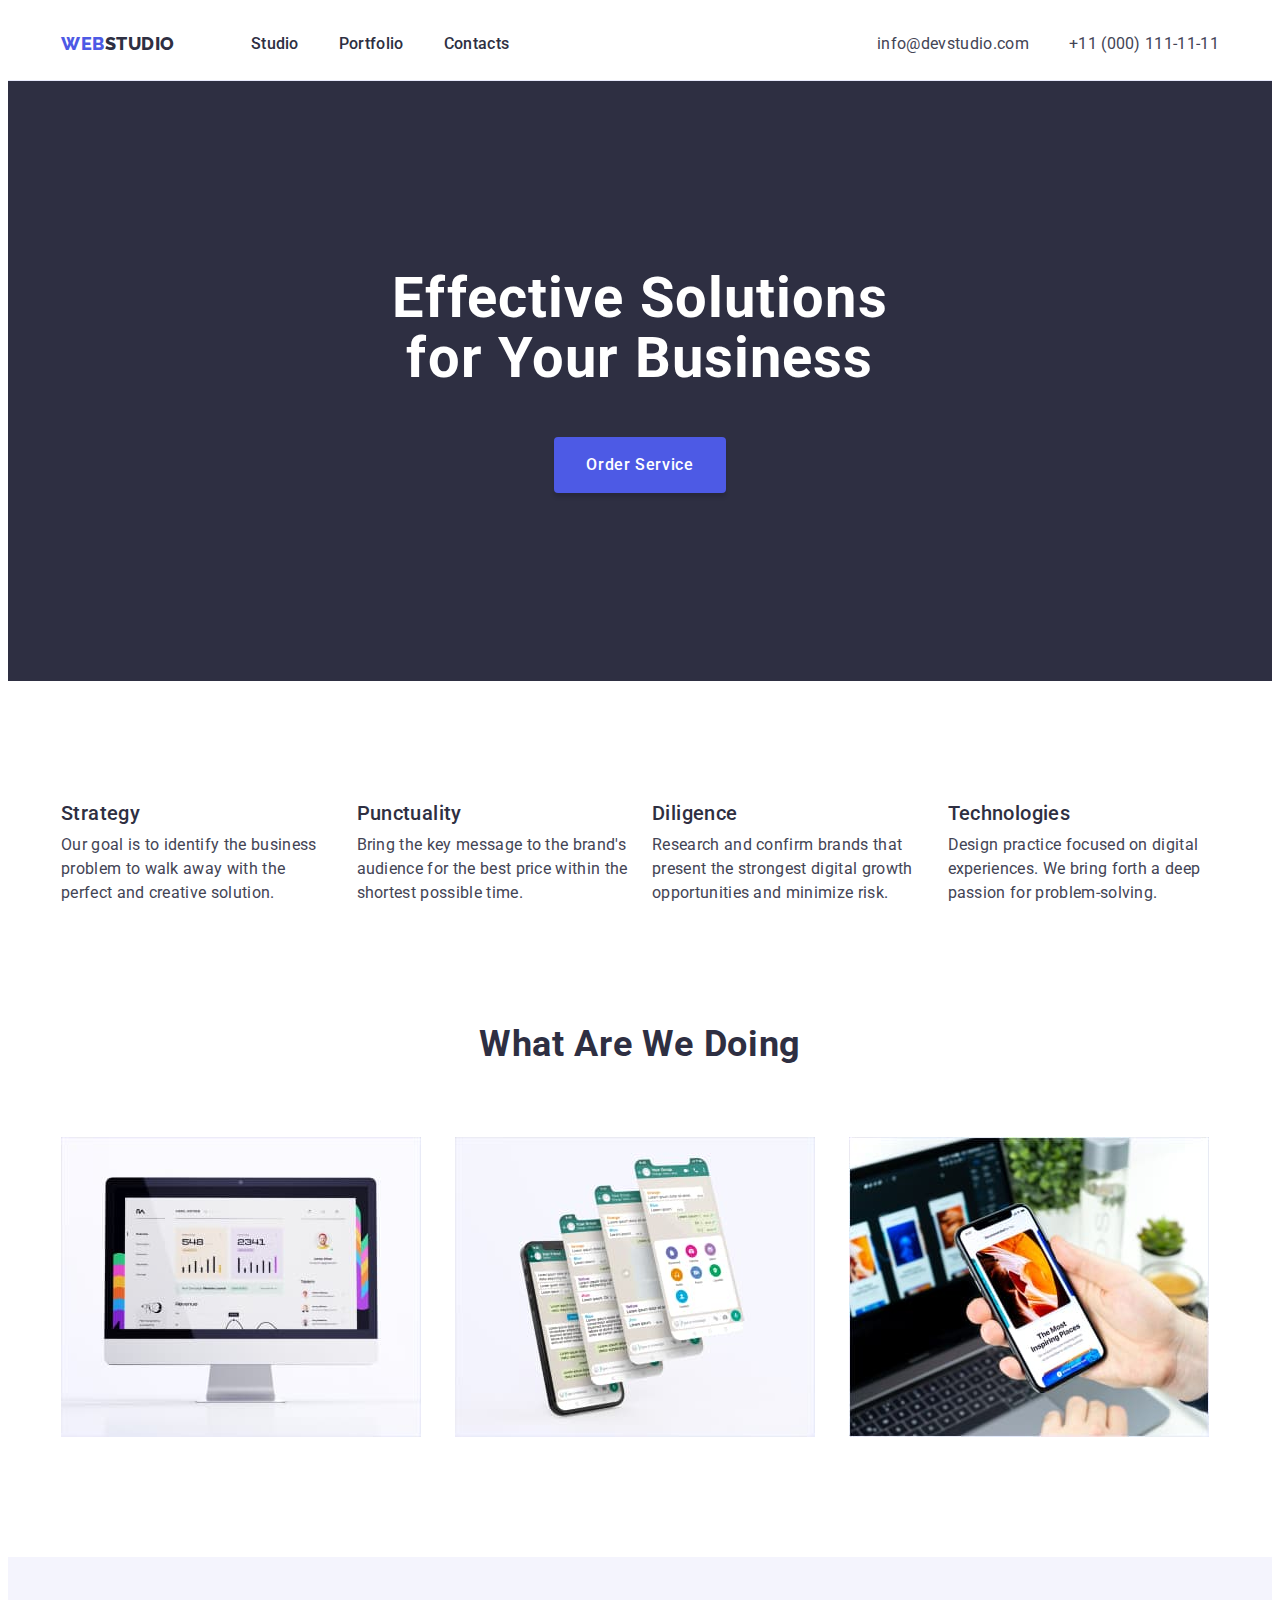
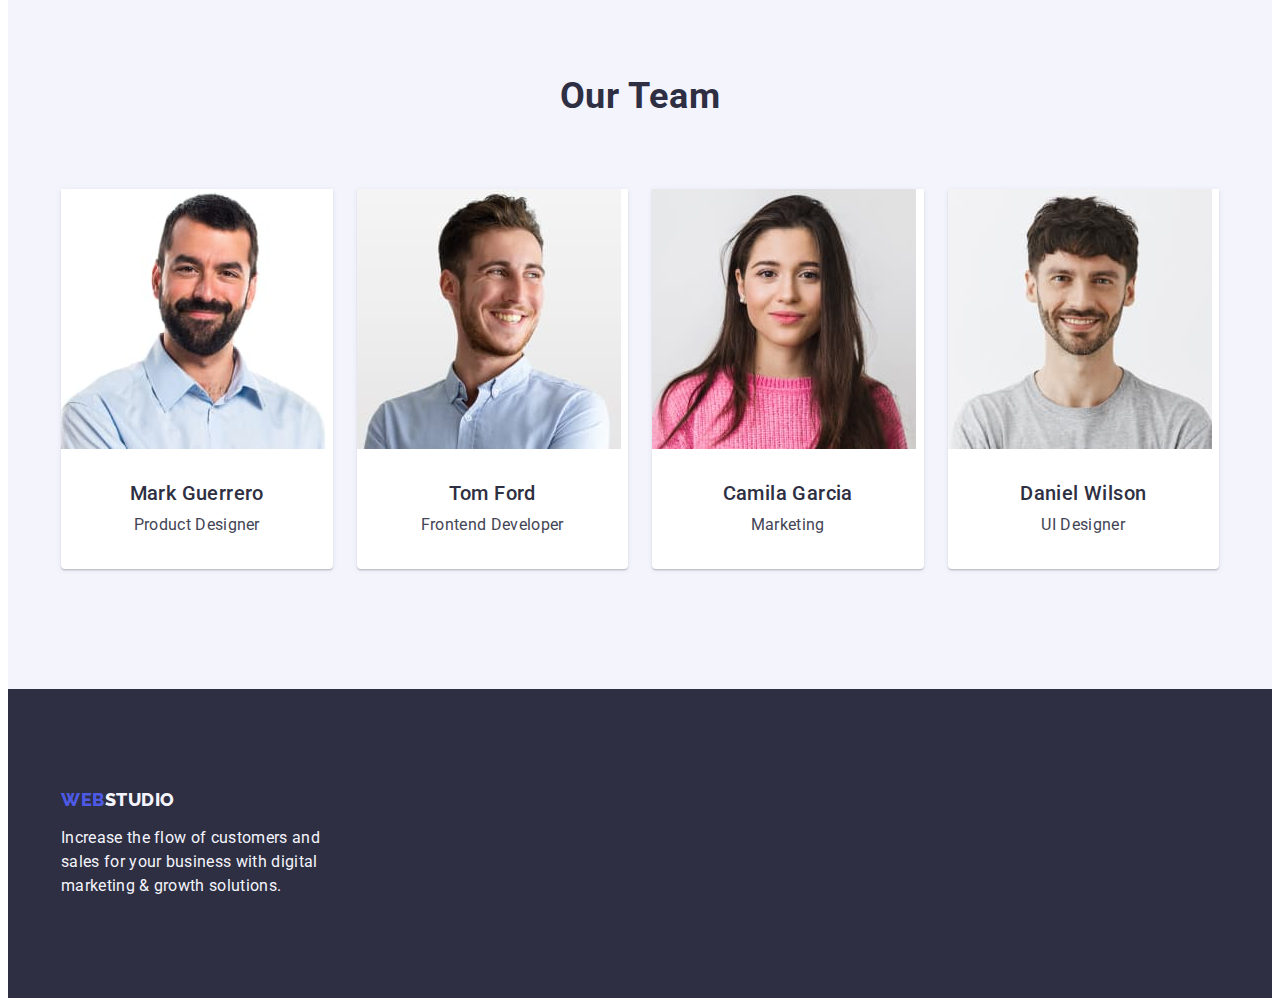
<file: index.html>
<!DOCTYPE html>
<html lang="en">
<head>
    <meta charset="UTF-8">
    <meta http-equiv="X-UA-Compatible" content="IE=edge">
    <meta name="viewport" content="width=device-width, initial-scale=1.0">
    <link rel="preconnect" href="https://fonts.googleapis.com">
    <link rel="preconnect" href="https://fonts.gstatic.com" crossorigin>
    <link rel="preconnect" href="https://fonts.googleapis.com">
    <link rel="preconnect" href="https://fonts.gstatic.com" crossorigin>
    <link rel="preconnect" href="https://fonts.googleapis.com">
    <link rel="preconnect" href="https://fonts.gstatic.com" crossorigin>
    <link href="https://fonts.googleapis.com/css2?family=Raleway:wght@800&family=Roboto:wght@400;500;700&display=swap"
        rel="stylesheet">
    <title>WebStudio</title>
    <link rel="stylesheet" href="https://cdnjs.cloudflare.com/ajax/libs/modern-normalize/2.0.0/modern-normalize.min.css"
        integrity="sha512-4xo8blKMVCiXpTaLzQSLSw3KFOVPWhm/TRtuPVc4WG6kUgjH6J03IBuG7JZPkcWMxJ5huwaBpOpnwYElP/m6wg=="
        crossorigin="anonymous" referrerpolicy="no-referrer" />
    <link rel="stylesheet" href="./css/style.css">
</head>
<body>
    <header class="header">
    <div class="container header-container">
    <nav class="header-nav">
        <a class="header-logo link" href="./index.html">Web<span class="studio-color">Studio</span></a>

        <ul class="nav list">
            <li><a class="nav link" href="./index.html">Studio</a></li>
            <li><a class="nav link" href="./portfolio.html">Portfolio</a></li>
            <li><a class="nav link" href="">Contacts</a></li>
        </ul>
    </nav>
      <address class="header-contacts">
        <ul class="list">
          <li><a class="contacts link" href="mailto:info@devstudio.com">info@devstudio.com</a></li>
          <li><a class="contacts link" href="tel:+110001111111">+11 (000) 111-11-11</a></li>
        </ul>
      </address>
    </div>
    </header>

    <main>
        <section class="hero-section">
            <div class="container">
            <h1 class="hero-title">Effective Solutions
            for Your Business</h1>
            <button class="hero-button" type="button">Order Service</button>
            </div>
        </section>

        <section class="benefits-section">
        <div class="container">
            <h2 class="visually-hidden">Benefits</h2>
           <ul class="list">
            <li class="benefits-list-item">
                <h3 class="benefits-item-title">Strategy</h3>
                <p class="benefits-item-text">Our goal is to identify the business
                problem to walk away with the perfect and creative solution.
                </p>
            </li>
            <li class="benefits-list-item">
                <h3 class="benefits-item-title">Punctuality</h3>
                <p class="benefits-item-text">Bring the key message to the brand's audience 
                for the best price within the shortest possible time.
                </p>
            </li>
            <li class="benefits-list-item">
                <h3 class="benefits-item-title">Diligence</h3>
                <p class="benefits-item-text">Research and confirm brands that present 
                the strongest digital growth opportunities and minimize risk.
                </p>
            </li>
            <li class="benefits-list-item">
                <h3 class="benefits-item-title">Technologies</h3>
                <p class="benefits-item-text">Design practice focused on digital experiences. 
                We bring forth a deep passion for problem-solving.
                </p>
            </li>
           </ul>
        </div>
        </section>

        <section class="doing-section">
        <div class="container">
            <h2 class="doing-title">What are we doing</h2>
            <ul class="list">
                <li class="doing-list-item"><img src="./images/macpic.jpg" alt="Desktop Computer image" width="360" height="300"></li>
                <li class="doing-list-item"><img src="./images/mobapppic.jpg" alt="Mobile App image" width="360" height="300"></li>
                <li class="doing-list-item"><img src="./images/lapmobpic.jpg" alt="Laptop and phone image" width="360" height="300"></li>
            </ul>
        </div>
        </section>

        <section class="team-section">
        <div class="container">
            <h2 class="team-title">Our Team</h2>
          <ul class="list">
            <li class="team-list-item">
                <img src="./images/mark_guerrero.jpg" alt="Mark Guerrero" width="264" height="260">
                <div class="name-position">
                <h3 class="team-item-title">Mark Guerrero</h3>
                <p class="team-item-text">Product Designer</p>
                </div>
            </li>
            <li class="team-list-item">
                <img src="./images/tom_ford.jpg" alt="Tom Ford" width="264" height="260">
                <div class="name-position">
                <h3 class="team-item-title">Tom Ford</h3>
                <p class="team-item-text">Frontend Developer</p>
                </div>
            </li>
            <li class="team-list-item">
                <img src="./images/camila_garcia.jpg" alt="Camila Garcia" width="264" height="260">
                <div class="name-position">
                <h3 class="team-item-title">Camila Garcia</h3>
                <p class="team-item-text">Marketing</p>
                </div>
            </li>
            <li class="team-list-item">
                <img src="./images/daniel_wilson.jpg" alt="Daniel Wilson" width="264" height="260">
                <div class="name-position">
                <h3 class="team-item-title">Daniel Wilson</h3>
                <p class="team-item-text">UI Designer</p>
                </div>
            </li>
          </ul>
        </div>
        </section>
    </main>

    <footer class="footer">
    <div class="container">
        <a class="footer-logo link" href="./index.html">Web<span class="studio-footer">Studio</span></a>
        <p class="footer-text">Increase the flow of customers and
            sales for your business with digital
            marketing & growth solutions.
        </p>
    </div>
    </footer>
    
</body>
</html>
</file>
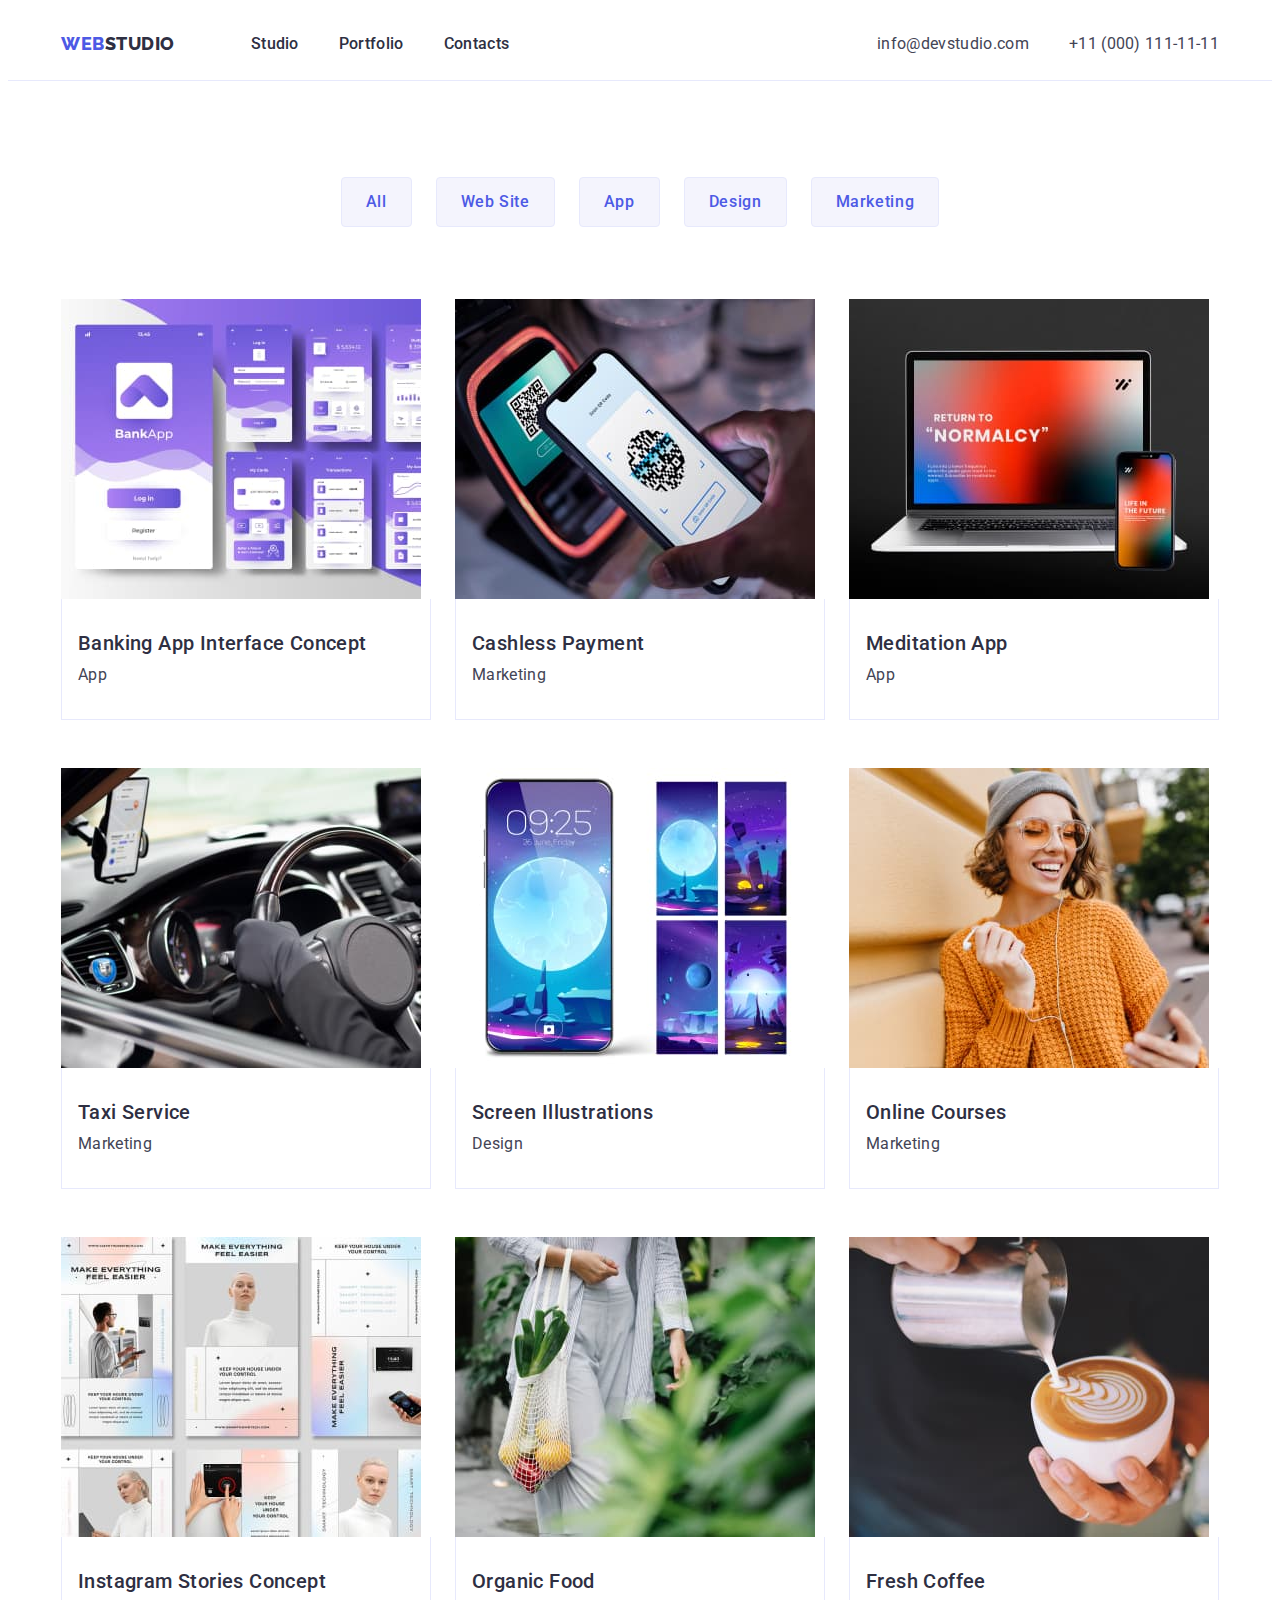
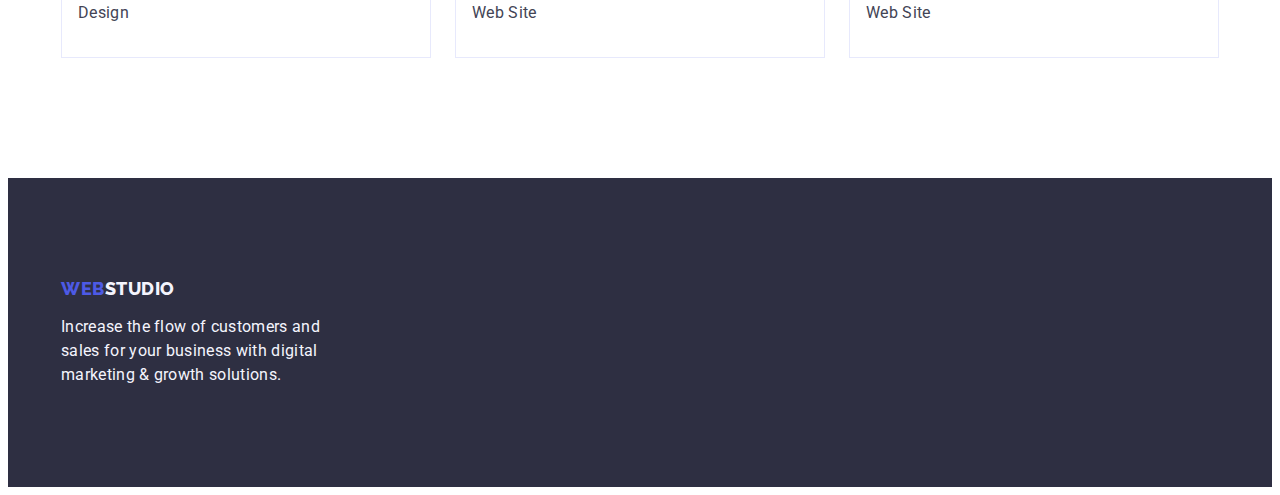
<file: portfolio.html>
<!DOCTYPE html>
<html lang="en">
<head>
    <meta charset="UTF-8">
    <meta http-equiv="X-UA-Compatible" content="IE=edge">
    <meta name="viewport" content="width=device-width, initial-scale=1.0">
    <link rel="preconnect" href="https://fonts.googleapis.com">
    <link rel="preconnect" href="https://fonts.gstatic.com" crossorigin>
    <link rel="preconnect" href="https://fonts.googleapis.com">
    <link rel="preconnect" href="https://fonts.gstatic.com" crossorigin>
    <link rel="preconnect" href="https://fonts.googleapis.com">
    <link rel="preconnect" href="https://fonts.gstatic.com" crossorigin>
    <link href="https://fonts.googleapis.com/css2?family=Raleway:wght@800&family=Roboto:wght@400;500;700&display=swap"
        rel="stylesheet">
    <title>Portfolio</title>
    <link rel="stylesheet" href="https://cdnjs.cloudflare.com/ajax/libs/modern-normalize/2.0.0/modern-normalize.min.css"
    integrity="sha512-4xo8blKMVCiXpTaLzQSLSw3KFOVPWhm/TRtuPVc4WG6kUgjH6J03IBuG7JZPkcWMxJ5huwaBpOpnwYElP/m6wg=="
    crossorigin="anonymous" referrerpolicy="no-referrer" />
    <link rel="stylesheet" href="./css/style.css">
</head>
<body>
    <header class="header">
    <div class="container header-container">
    <nav class="header-nav">
        <a class="header-logo link" href="./index.html">Web<span class="studio-color">Studio</span></a>

        <ul class="nav list">
            <li><a class="nav link" href="./index.html">Studio</a></li>
            <li><a class="nav link" href="./portfolio.html">Portfolio</a></li>
            <li><a class="nav link" href="">Contacts</a></li>
        </ul>
    </nav>
      <address class="header-contacts">
        <ul class="list">
          <li><a class="contacts link" href="mailto:info@devstudio.com">info@devstudio.com</a></li>
          <li><a class="contacts link" href="tel:+110001111111">+11 (000) 111-11-11</a></li>
        </ul>
      </address>
    </div>
    </header>

    <main>
        <!-- buttons nav menu -->
        <section class="portfolio-page">
        <div class="container">
        <h1 class="visually-hidden">Portfolio list</h1>
            <ul class="filter list">
                <li class="button-list-item"><button class="buttons-btn" type="button">All</button></li>
                <li class="button-list-item"><button class="buttons-btn" type="button">Web Site</button></li>
                <li class="button-list-item"><button class="buttons-btn" type="button">App</button></li>
                <li class="button-list-item"><button class="buttons-btn" type="button">Design</button></li>
                <li class="button-list-item"><button class="buttons-btn" type="button">Marketing</button></li>
            </ul>
        

        <!-- potfolio items  -->
            <ul class="portfolio list">
                <li class="portfolio-list-item">
                    <a class="portfolio-item link" href="">
                        <img src="./images/banking-app-interface-concept.jpg" alt="Banking App Interface Concept" width="360" height="300">
                        <div class="app-namecat">
                        <h2 class="portfolio-item-title">Banking App Interface Concept</h2>
                        <p class="portfolio-item-text">App</p>
                        </div>
                    </a>
                </li>
                <li class="portfolio-list-item">
                    <a class="portfolio-item link" href="">
                        <img src="./images/cashless-payment.jpg" alt="Cashless Payment" width="360" height="300">
                        <div class="app-namecat">
                        <h2 class="portfolio-item-title">Cashless Payment</h2>
                        <p class="portfolio-item-text">Marketing</p>
                        </div>
                    </a>
                </li>
                <li class="portfolio-list-item">
                    <a class="portfolio-item link" href="">
                        <img src="./images/meditation-app.jpg" alt="Meditation App" width="360" height="300">
                        <div class="app-namecat">
                        <h2 class="portfolio-item-title">Meditation App</h2>
                        <p class="portfolio-item-text">App</p>
                        </div>
                    </a>
                </li>
                <li class="portfolio-list-item">
                    <a class="portfolio-item link" href="">
                        <img src="./images/taxi-service.jpg" alt="Taxi Service" width="360" height="300">
                        <div class="app-namecat">
                        <h2 class="portfolio-item-title">Taxi Service</h2>
                        <p class="portfolio-item-text">Marketing</p>
                        </div>
                    </a>
                </li>
                <li class="portfolio-list-item">
                    <a class="portfolio-item link" href="">
                        <img src="./images/screen-illustrations.jpg" alt="Screen Illustrations" width="360" height="300">
                        <div class="app-namecat">
                        <h2 class="portfolio-item-title">Screen Illustrations</h2>
                        <p class="portfolio-item-text">Design</p>
                        </div>
                    </a>
                </li>
                <li class="portfolio-list-item">
                    <a class="portfolio-item link" href="">
                        <img src="./images/online-courses.jpg" alt="Online Courses" width="360" height="300">
                        <div class="app-namecat">
                        <h2 class="portfolio-item-title">Online Courses</h2>
                        <p class="portfolio-item-text">Marketing</p>
                        </div>
                    </a>
                </li>
                <li class="portfolio-list-item">
                    <a class="portfolio-item link" href="">
                        <img src="./images/instagram-stories-concept.jpg" alt="Instagram Stories Concept" width="360" height="300">
                        <div class="app-namecat">
                        <h2 class="portfolio-item-title">Instagram Stories Concept</h2>
                        <p class="portfolio-item-text">Design</p>
                        </div>
                    </a>
                </li>
                <li class="portfolio-list-item">
                    <a class="portfolio-item link" href="">
                        <img src="./images/organic-food.jpg" alt="Organic Food" width="360" height="300">
                        <div class="app-namecat">
                        <h2 class="portfolio-item-title">Organic Food</h2>
                        <p class="portfolio-item-text">Web Site</p>
                        </div>
                    </a>
                </li>
                <li class="portfolio-list-item">
                    <a class="portfolio-item link" href="">
                        <img src="./images/fresh-coffee.jpg" alt="Fresh Coffee" width="360" height="300">
                        <div class="app-namecat">
                        <h2 class="portfolio-item-title">Fresh Coffee</h2>
                        <p class="portfolio-item-text">Web Site</p>
                        </div>
                    </a>
                </li>
            </ul>
            </div>
        </section>
    
    </main>

    <footer class="footer">
    <div class="container">
        <a class="footer-logo link" href="./index.html">Web<span class="studio-footer">Studio</span></a>
        <p class="footer-text">Increase the flow of customers and
            sales for your business with digital
            marketing & growth solutions.
        </p>
    </div>
    </footer>
    
</body>
</html>
</file>
<file: css/style.css>
:root {
    --primary-navy-blue: #2E2F42;
    --primary-cloud-grey: #F4F4FD;
    --primary-white: #FFFFFF;
    --primary-blue: #4D5AE5;
    --primary-slate: #434455;
    --secondary-active-ocean: #404BBF;
    --secondary-active-green: #31D0AA;
}

body {
    font-family: 'Roboto', sans-serif;
    background-color: var(--primary-white);
    color: var(--primary-slate);
}

p, h1,h2,h3,h4,h5,h6 {
    margin-top: 0;
    margin-bottom: 0;
}

a {
    text-decoration: none;
}

ul {
    list-style-type: none;
    margin-top: 0;
    margin-bottom: 0;
    padding-left: 0;
}

img {
    display: block;
}

.container {
    width: 1158px;
    padding: 0 15px;
    margin: 0 auto;
}

.visually-hidden {
    position: absolute;
    width: 1px;
    height: 1px;
    margin: -1px;
    border: 0;
    padding: 0;
    white-space: nowrap;
    clip-path: inset(100%);
    clip: rect(0 0 0 0);
    overflow: hidden;
}

                                 /* Header */


.header {
    border-bottom: 1px solid #e7e9fc;
}

.header-container {
    display: flex;
    align-items: center;
}

.header .list {
    display: flex;
    gap: 40px;
    padding-top: 24px;
    padding-bottom: 24px;
}

.header .link {
    padding-top: 24px;
    padding-bottom: 24px;
}

.header-nav {
    display: flex;
    align-items: center;
    margin-right: auto;
}

.header-logo {
    font-family: 'Raleway', sans-serif;
    font-style: normal;
    font-weight: 800;
    font-size: 18px;
    line-height: 1.17;
    letter-spacing: 0.03em;
    text-transform: uppercase;
    color: var(--primary-blue);
    display: flex;
    align-items: center;
    padding: 0;
    margin-right: 76px;
}

.studio-color {
    color: var(--primary-navy-blue);
}

.link {
    text-decoration: none;
}


.header .list {
    font-family: 'Roboto', sans-serif;
    font-style: normal;
    font-weight: 500;
    font-size: 16px;
    line-height: 1.5;
    letter-spacing: 0.02em;
    color: var(--primary-navy-blue);
    list-style: none;
}

.nav .link {
    text-decoration: none;
    color: var(--primary-navy-blue);
}

.nav .link:hover,
.nav .link:focus {
    color: var(--secondary-active-ocean);
}

address {
font-style: normal;
}

.header-contacts .list {
    font-family: 'Roboto', sans-serif;
    font-style: normal;
    font-weight: 400;
    font-size: 16px;
    line-height: 1.5;
    letter-spacing: 0.02em;
    color: var(--primary-slate);
    list-style: none;
    font-style: normal;
}

.header-contacts .list {
    display: flex;
    max-width: 344px;
    gap: 40px;
    padding: 0;
    margin-left: auto;
}

/* .contacts-link {
    font-style: normal;
} */

.header-contacts .link {
    font-style: normal;
    text-decoration: none;
    color: var(--primary-slate);
}

.header-contacts .link:hover,
.header-contacts .link:focus {
    color: var(--secondary-active-ocean);
}


                                 /* Footer */

.footer {
    background-color: var(--primary-navy-blue);
    padding-top: 100px;
    padding-bottom: 100px;
}

.footer-logo {
        font-family: 'Raleway', sans-serif;
        font-style: normal;
        font-weight: 800;
        font-size: 18px;
        line-height: 1.17;
        letter-spacing: 0.03em;
        text-transform: uppercase;
        color: var(--primary-blue);
}

.studio-footer {
    color: var(--primary-cloud-grey);
}

.footer .link {
    text-decoration: none;
    display: inline-block;
    margin-bottom: 16px;
}

.footer-text {
    font-family: 'Roboto', sans-serif;
        font-style: normal;
        font-weight: 400;
        font-size: 16px;
        line-height: 1.5;
        letter-spacing: 0.02em;
        color: var(--primary-cloud-grey);
        max-width: 264px;
}

                                /* Index page styles */

/* Index page -  Hero Section*/

.hero-section{
    background-color: var(--primary-navy-blue);
    padding-top: 188px;
    padding-bottom: 188px;
    text-align: center;
    /* width: 100%;
    max-width: auto; */
    /* padding: 188px 472px 292px 472px; */
}

/* .hero-container {
    /* padding: 188px 472px 188px 472px;
    display: flex;
    flex-direction: column;
    align-items: center;
    justify-content: flex-start;
    max-width: auto;
    width: 100%; */
/* } */ 

.hero-title {
    font-family: 'Roboto', sans-serif;
    font-style: normal;
    font-weight: 700;
    font-size: 56px;
    line-height: 1.07;
    text-align: center;
    letter-spacing: 0.02em;
    color: var(--primary-white);
    max-width: 496px;
    margin: 0 auto;
    margin-bottom: 48px;
}

.hero-button {
    font-family: 'Roboto', sans-serif;
    font-style: normal;
    font-weight: 500;
    font-size: 16px;
    line-height: 1.5;
    letter-spacing: 0.04em;
    color: var(--primary-white);
    background-color: var(--primary-blue);
    cursor: pointer;
    padding: 16px 32px 16px 32px;
    gap: 10px;
    border: 0;
    box-shadow: 0px 4px 4px rgba(0, 0, 0, 0.15);
    border-radius: 4px;
    min-width: 169px;
    /* max-width: 169px;
    height: 56px; */
}

.hero-button:hover,
.hero-button:focus,
.hero-button:active {
    background-color: var(--secondary-active-ocean);
}

/* Index page -  Benefits Section*/

.benefits-section {
    padding-top: 120px;
    padding-bottom: 120px;
    
}

.benefits-section .list {
    list-style: none;
    display: flex;
    gap: 24px;
    justify-content: space-between;
}

.benefits-list-item {
    width: calc((100% - 72px) / 4);
}

.benefits-item-title {
    font-family: 'Roboto', sans-serif;
    font-style: normal;
    font-weight: 500;
    font-size: 20px;
    line-height: 1.2;
    letter-spacing: 0.02em;
    color: var(--primary-navy-blue);
    margin-bottom: 8px;
}

.benefits-item-text {
    font-family: 'Roboto', sans-serif;
    font-style: normal;
    font-weight: 400;
    font-size: 16px;
    line-height: 1.5;
    letter-spacing: 0.02em;
    color: var(--primary-slate);
}

/* Index page -  What are we doing Section*/

.doing-section {
    padding-bottom: 120px;
}

.doing-title {
    font-family: 'Roboto', sans-serif;
    font-style: normal;
    font-weight: 700;
    font-size: 36px;
    line-height: 1.11;
    text-align: center;
    letter-spacing: 0.02em;
    text-transform: capitalize;
    color: var(--primary-navy-blue);
    margin-bottom: 72px;
}

.doing-section .list {
    list-style: none;
    display: flex;
    gap: 24px;
}

.doing-list-item {
    width: calc((100% - 48px) / 3);
}

/* img? */

/* Index page -  Our team Section*/

.team-section {
    background-color: var(--primary-cloud-grey);
    padding-top: 120px;
    padding-bottom: 120px;
}

.team-title {
    font-family: 'Roboto', sans-serif;
    font-style: normal;
    font-weight: 700;
    font-size: 36px;
    line-height: 1.11;
    text-align: center;
    letter-spacing: 0.02em;
    text-transform: capitalize;
    color: var(--primary-navy-blue);
    margin-bottom: 72px;
}

.team-section .list {
    list-style: none;
    display: flex;
    gap: 24px;
}

.team-list-item{
    background-color: var(--primary-white);
    width: calc((100% - 72px) / 4);
    box-shadow: 0px 1px 6px rgba(46, 47, 66, 0.08), 0px 1px 1px rgba(46, 47, 66, 0.16), 0px 2px 1px rgba(46, 47, 66, 0.08);
    border-radius: 0px 0px 4px 4px;
}

.name-position {
    padding: 32px 16px;
}

/* img? */

.team-item-title {
    font-family: 'Roboto', sans-serif;
    font-style: normal;
    font-weight: 500;
    font-size: 20px;
    line-height: 1.2;
    text-align: center;
    letter-spacing: 0.02em;
    color: var(--primary-navy-blue);
    margin-bottom: 8px;
}

.team-item-text{
    font-family: 'Roboto', sans-serif;
    font-style: normal;
    font-weight: 400;
    font-size: 16px;
    line-height: 1.5;
    text-align: center;
    letter-spacing: 0.02em; 
    color: var(--primary-slate);
}

                                /* Portfolio page styles */

/* Portfolio page -  Buttons nav menu*/

.portfolio-page {
    padding-top: 96px;
    padding-bottom: 120px;
}

.portfolio-page .filter.list {
    display: flex;
    justify-content: center;
    gap: 24px;
    margin-bottom: 72px;
}

.portfolio-page .buttons-btn {
    font-family: 'Roboto', sans-serif;
    font-style: normal;
    font-weight: 500;
    font-size: 16px;
    line-height: 1.5;
    text-align: center;
    letter-spacing: 0.04em;
    color: var(--primary-blue);
    background-color: var(--primary-cloud-grey);
    cursor: pointer;
    padding: 12px 24px;
    border: 1px solid #E7E9FC;
    border-radius: 4px;
}

.portfolio-page .buttons-btn:hover,
.portfolio-page .buttons-btn:active,
.portfolio-page .buttons-btn:focus {
    color: var(--primary-white);
    background-color: var(--secondary-active-ocean);
    border: 1px solid transparent;
}

/* Portfolio page -  Portfolio items*/

.portfolio-page .list {
    list-style: none;
    display: flex;
    flex-wrap: wrap;
    column-gap: 24px;
    row-gap: 48px;

}

.portfolio-items .list {
    list-style: none;
    text-decoration: none;
}

.portfolio-list-item {
    width: calc((100% - 48px) / 3);
}

.app-namecat {
    padding: 32px 16px;
    border: 1px solid #e7e9fc;
    border-top: none;
}

.portfolio-item .link {
    text-decoration: none;
}

.portfolio-item-title {
    font-family: 'Roboto', sans-serif;
    font-style: normal;
    font-weight: 500;
    font-size: 20px;
    line-height: 1.2;
    letter-spacing: 0.02em;
    color: var(--primary-navy-blue);
    margin-bottom: 8px;
}

.portfolio-item-text {
    font-family: 'Roboto', sans-serif;
    font-style: normal;
    font-size: 16px;
    line-height: 1.5;
    letter-spacing: 0.02em;
    color: var(--primary-slate);
}
</file>
